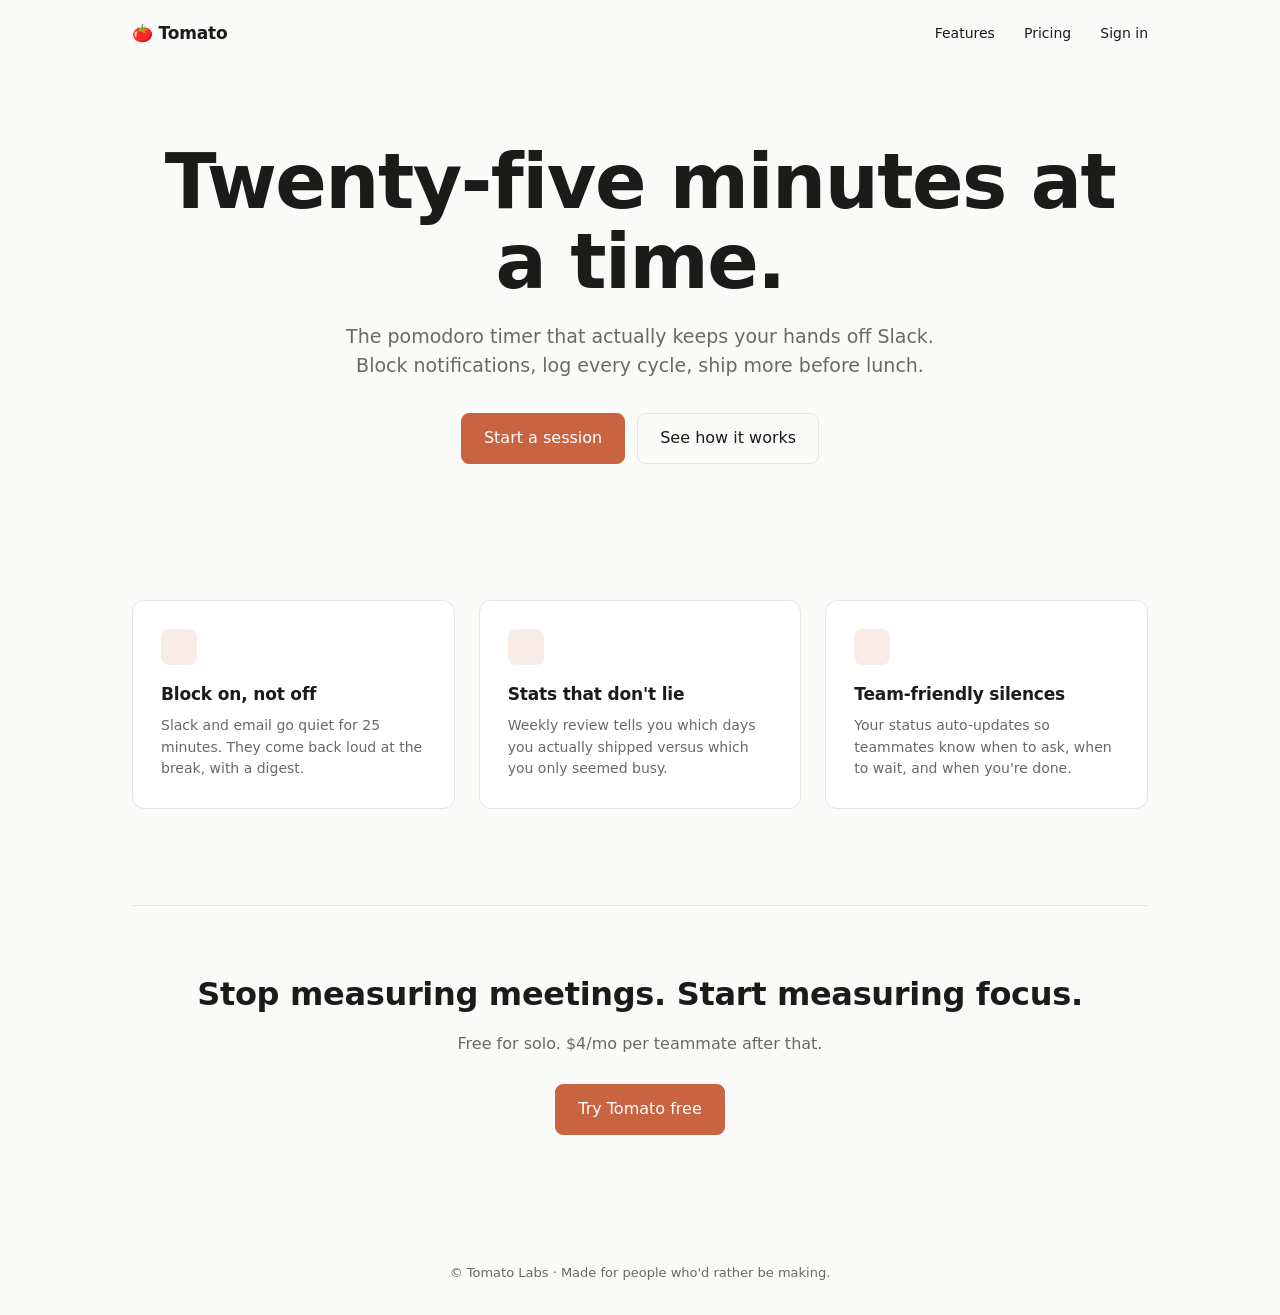
<file: .od-skills/web-prototype-a9e102eca2/example.html>
<!doctype html>
<html lang="en">
<head>
  <meta charset="utf-8" />
  <meta name="viewport" content="width=device-width, initial-scale=1" />
  <title>Tomato — focused work timer</title>
  <style>
    :root {
      --bg: #fafaf9; --fg: #1c1b1a; --muted: #6b6964; --border: #e6e4e0;
      --accent: #c96442; --surface: #ffffff;
    }
    * { box-sizing: border-box; }
    body { margin: 0; background: var(--bg); color: var(--fg); font: 16px/1.55 -apple-system, system-ui, sans-serif; }
    header, main, footer { max-width: 1080px; margin: 0 auto; padding: 0 32px; }
    header { display: flex; justify-content: space-between; align-items: center; padding-top: 20px; }
    .logo { font-weight: 600; font-size: 17px; letter-spacing: -0.01em; }
    nav a { color: var(--fg); text-decoration: none; margin-left: 24px; font-size: 14px; }
    nav a:hover { color: var(--accent); }
    .hero { padding: 96px 0 80px; text-align: center; }
    .hero h1 { font-size: clamp(44px, 6vw, 76px); line-height: 1.05; letter-spacing: -0.02em; margin: 0 0 20px; max-width: 18ch; margin-inline: auto; }
    .hero p { color: var(--muted); font-size: 19px; max-width: 52ch; margin: 0 auto 32px; }
    .cta { display: inline-flex; gap: 12px; }
    button { font: inherit; cursor: pointer; padding: 12px 22px; border-radius: 8px; }
    .btn-primary { background: var(--accent); color: white; border: 1px solid var(--accent); font-weight: 500; }
    .btn-secondary { background: transparent; color: var(--fg); border: 1px solid var(--border); }
    .features { display: grid; grid-template-columns: repeat(3, 1fr); gap: 24px; padding: 56px 0 96px; }
    @media (max-width: 720px) { .features { grid-template-columns: 1fr; } }
    .feature { padding: 28px; background: var(--surface); border: 1px solid var(--border); border-radius: 12px; }
    .feature .icon { width: 36px; height: 36px; border-radius: 8px; background: var(--accent); margin-bottom: 16px; opacity: 0.12; }
    .feature h3 { margin: 0 0 8px; font-size: 17px; letter-spacing: -0.01em; }
    .feature p { margin: 0; color: var(--muted); font-size: 14px; }
    .closing { padding: 64px 0 96px; text-align: center; border-top: 1px solid var(--border); }
    .closing h2 { font-size: 32px; margin: 0 0 12px; letter-spacing: -0.01em; }
    .closing p { color: var(--muted); margin: 0 0 28px; }
    footer { padding: 32px; color: var(--muted); font-size: 13px; text-align: center; }
  </style>
</head>
<body>
  <header data-od-id="topnav">
    <span class="logo">🍅 Tomato</span>
    <nav>
      <a href="#features">Features</a>
      <a href="#pricing">Pricing</a>
      <a href="#login">Sign in</a>
    </nav>
  </header>
  <main>
    <section class="hero" data-od-id="hero">
      <h1>Twenty-five minutes at a time.</h1>
      <p>The pomodoro timer that actually keeps your hands off Slack. Block notifications, log every cycle, ship more before lunch.</p>
      <div class="cta">
        <button class="btn-primary">Start a session</button>
        <button class="btn-secondary">See how it works</button>
      </div>
    </section>
    <section class="features" id="features">
      <div class="feature" data-od-id="feature-block">
        <div class="icon"></div>
        <h3>Block on, not off</h3>
        <p>Slack and email go quiet for 25 minutes. They come back loud at the break, with a digest.</p>
      </div>
      <div class="feature" data-od-id="feature-stats">
        <div class="icon"></div>
        <h3>Stats that don't lie</h3>
        <p>Weekly review tells you which days you actually shipped versus which you only seemed busy.</p>
      </div>
      <div class="feature" data-od-id="feature-team">
        <div class="icon"></div>
        <h3>Team-friendly silences</h3>
        <p>Your status auto-updates so teammates know when to ask, when to wait, and when you're done.</p>
      </div>
    </section>
    <section class="closing" data-od-id="closing">
      <h2>Stop measuring meetings. Start measuring focus.</h2>
      <p>Free for solo. $4/mo per teammate after that.</p>
      <button class="btn-primary">Try Tomato free</button>
    </section>
  </main>
  <footer>© Tomato Labs · Made for people who'd rather be making.</footer>
</body>
</html>
</file>
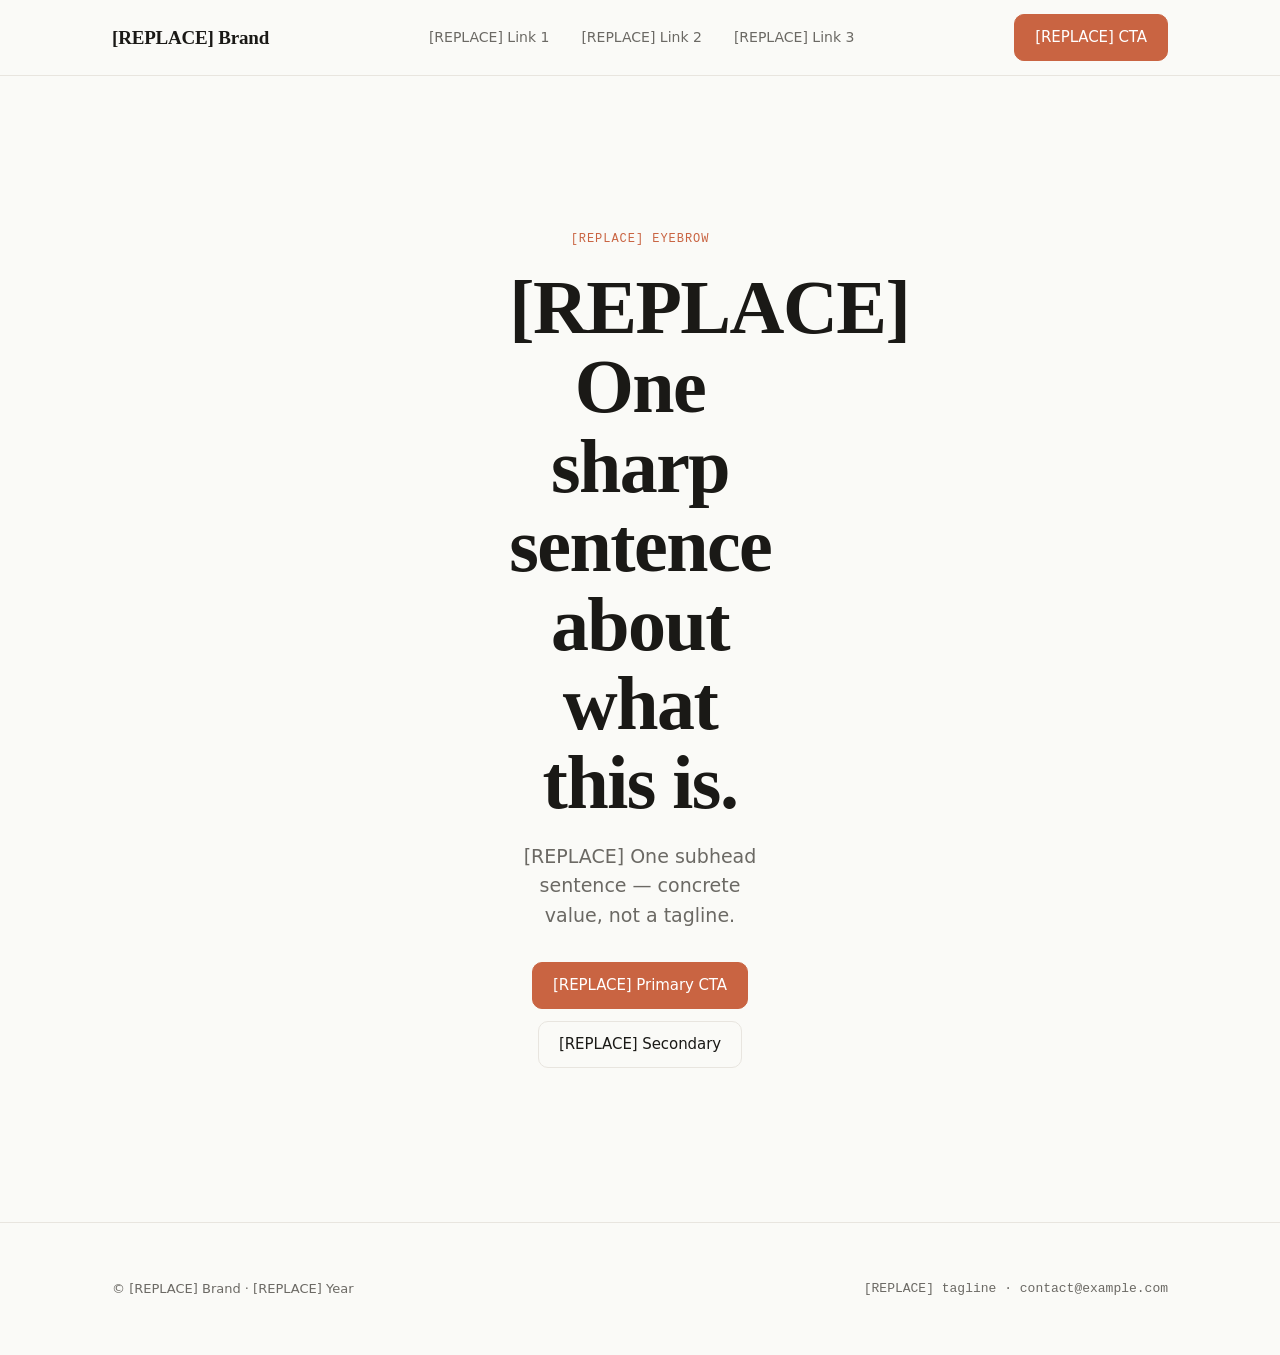
<file: .od-skills/web-prototype-a9e102eca2/assets/template.html>
<!doctype html>
<!--
  OD web-prototype seed.

  Copy this file to <project>/index.html, then fill `<main id="content">` by
  pasting blocks from `references/layouts.md`. Every class referenced in
  layouts.md is defined here — DO NOT remove unused ones unless you also
  remove their callers, and DO NOT invent new global classes (use inline
  style="…" for one-off tweaks).

  Theme tokens at the top of `<style>` are the *only* place to set palette
  and type. They map cleanly onto a DESIGN.md — when an active design system
  is injected, swap these six variables and everything reflows.
-->
<html lang="en">
<head>
  <meta charset="utf-8" />
  <meta name="viewport" content="width=device-width, initial-scale=1" />
  <title>[REPLACE] Page title · brand</title>
  <style>
    /* ─── tokens ─────────────────────────────────────────────────────────
       Six variables. Bind them to the active DESIGN.md and stop.
       Do not introduce raw hex anywhere else in this file. */
    :root {
      --bg:      #fafaf7;   /* page background — never #fff */
      --surface: #ffffff;   /* cards, modals, raised areas */
      --fg:      #1a1916;   /* primary text — never #000 */
      --muted:   #6b6964;   /* secondary text, captions */
      --border:  #e8e5df;   /* hairlines, dividers */
      --accent:  #c96442;   /* one accent — used at most 2× per screen */

      /* derived — do not change */
      --accent-soft: color-mix(in oklch, var(--accent) 14%, transparent);
      --fg-soft:     color-mix(in oklch, var(--fg) 6%, transparent);

      /* type — display = serif (default), body = sans, mono for numerics */
      --font-display: 'Iowan Old Style', 'Charter', Georgia, 'Times New Roman', serif;
      --font-body:    -apple-system, BlinkMacSystemFont, 'Segoe UI', system-ui, sans-serif;
      --font-mono:    ui-monospace, 'JetBrains Mono', 'SF Mono', Menlo, monospace;

      /* scale — clamp() so it works at 1280, 1440, 1920 without media queries */
      --fs-h1: clamp(44px, 6vw, 76px);
      --fs-h2: clamp(32px, 4vw, 48px);
      --fs-h3: 22px;
      --fs-lead: 19px;
      --fs-body: 16px;
      --fs-meta: 13px;

      /* spacing — 8-point grid */
      --gap-xs: 8px;
      --gap-sm: 12px;
      --gap-md: 20px;
      --gap-lg: 32px;
      --gap-xl: 56px;
      --gap-2xl: 96px;
      --container: 1120px;
      --gutter: 32px;

      --radius: 10px;
      --radius-lg: 16px;
    }

    /* ─── reset & base ──────────────────────────────────────────────── */
    *, *::before, *::after { box-sizing: border-box; }
    html { -webkit-text-size-adjust: 100%; }
    body {
      margin: 0;
      background: var(--bg);
      color: var(--fg);
      font-family: var(--font-body);
      font-size: var(--fs-body);
      line-height: 1.55;
      text-rendering: optimizeLegibility;
      -webkit-font-smoothing: antialiased;
    }
    img, svg { display: block; max-width: 100%; }
    a { color: inherit; text-decoration: none; }
    button { font: inherit; cursor: pointer; }
    p { text-wrap: pretty; }
    h1, h2, h3, h4 { text-wrap: balance; }

    /* ─── layout primitives ─────────────────────────────────────────── */
    .container {
      max-width: var(--container);
      margin-inline: auto;
      padding-inline: var(--gutter);
    }
    .section {
      padding-block: clamp(48px, 8vw, var(--gap-2xl));
    }
    .section + .section { border-top: 1px solid var(--border); }
    .stack { display: flex; flex-direction: column; }
    .stack > * + * { margin-top: var(--gap-md); }
    .row { display: flex; align-items: center; gap: var(--gap-md); }
    .row-between { display: flex; align-items: center; justify-content: space-between; gap: var(--gap-md); }
    .grid-2 { display: grid; grid-template-columns: repeat(2, 1fr); gap: var(--gap-lg); }
    .grid-3 { display: grid; grid-template-columns: repeat(3, 1fr); gap: var(--gap-lg); }
    .grid-4 { display: grid; grid-template-columns: repeat(4, 1fr); gap: var(--gap-md); }
    .grid-2-1 { display: grid; grid-template-columns: 2fr 1fr; gap: var(--gap-xl); align-items: start; }
    .grid-1-2 { display: grid; grid-template-columns: 1fr 2fr; gap: var(--gap-xl); align-items: start; }
    @media (max-width: 920px) {
      .grid-2, .grid-3, .grid-4, .grid-2-1, .grid-1-2 { grid-template-columns: 1fr; }
    }

    /* ─── type ──────────────────────────────────────────────────────── */
    .h1, h1 { font-family: var(--font-display); font-size: var(--fs-h1); line-height: 1.04; letter-spacing: -0.02em; margin: 0; }
    .h2, h2 { font-family: var(--font-display); font-size: var(--fs-h2); line-height: 1.1; letter-spacing: -0.015em; margin: 0; }
    .h3, h3 { font-size: var(--fs-h3); font-weight: 600; line-height: 1.3; letter-spacing: -0.005em; margin: 0; }
    .lead   { font-size: var(--fs-lead); line-height: 1.55; color: var(--muted); max-width: 60ch; margin: 0; }
    .eyebrow {
      font-family: var(--font-mono);
      font-size: 12px;
      letter-spacing: 0.08em;
      text-transform: uppercase;
      color: var(--accent);
      margin: 0 0 var(--gap-md);
    }
    .meta { font-family: var(--font-mono); font-size: var(--fs-meta); color: var(--muted); }
    .num  { font-family: var(--font-mono); font-variant-numeric: tabular-nums; }

    /* ─── chrome: nav + footer ──────────────────────────────────────── */
    .topnav {
      position: sticky; top: 0; z-index: 10;
      background: color-mix(in oklch, var(--bg) 92%, transparent);
      backdrop-filter: blur(12px);
      border-bottom: 1px solid var(--border);
    }
    .topnav-inner { display: flex; align-items: center; justify-content: space-between; padding-block: 14px; }
    .topnav .logo { font-family: var(--font-display); font-size: 19px; font-weight: 600; letter-spacing: -0.01em; }
    .topnav nav { display: flex; gap: var(--gap-lg); }
    .topnav nav a { font-size: 14px; color: var(--muted); }
    .topnav nav a:hover { color: var(--fg); }
    .pagefoot { padding-block: var(--gap-xl); color: var(--muted); font-size: 13px; border-top: 1px solid var(--border); }
    .pagefoot .row-between { flex-wrap: wrap; gap: var(--gap-md); }

    /* ─── buttons ───────────────────────────────────────────────────── */
    .btn {
      display: inline-flex; align-items: center; gap: 8px;
      padding: 11px 20px;
      border-radius: var(--radius);
      border: 1px solid transparent;
      font-size: 15px;
      font-weight: 500;
      letter-spacing: -0.005em;
      transition: transform 0.05s ease, background 0.15s ease, border-color 0.15s ease;
    }
    .btn:active { transform: translateY(1px); }
    .btn-primary { background: var(--accent); color: var(--surface); border-color: var(--accent); }
    .btn-primary:hover { background: color-mix(in oklch, var(--accent) 88%, black); }
    .btn-secondary { background: transparent; color: var(--fg); border-color: var(--border); }
    .btn-secondary:hover { border-color: var(--fg); }
    .btn-ghost { background: transparent; color: var(--fg); border-color: transparent; padding-inline: 8px; }
    .btn-ghost:hover { color: var(--accent); }
    .btn-arrow::after { content: '→'; transition: transform 0.15s ease; }
    .btn-arrow:hover::after { transform: translateX(2px); }

    /* ─── card / surface ────────────────────────────────────────────── */
    .card {
      background: var(--surface);
      border: 1px solid var(--border);
      border-radius: var(--radius-lg);
      padding: 28px;
    }
    .card-flat { background: transparent; border: 0; padding: 0; }
    .card-rule { background: transparent; border: 0; border-top: 1px solid var(--fg); padding: 24px 0 0; border-radius: 0; }

    /* ─── feature cell (icon + h3 + p) ──────────────────────────────── */
    .feature .feature-mark {
      width: 36px; height: 36px;
      display: grid; place-items: center;
      border: 1px solid var(--border);
      border-radius: 10px;
      color: var(--accent);
      margin-bottom: var(--gap-md);
    }
    .feature .feature-mark svg { width: 18px; height: 18px; }
    .feature h3 { margin-bottom: 6px; }
    .feature p  { margin: 0; color: var(--muted); font-size: 15px; }

    /* ─── stat (big number + label) ─────────────────────────────────── */
    .stat .stat-num {
      font-family: var(--font-display);
      font-size: clamp(56px, 8vw, 96px);
      line-height: 0.95;
      letter-spacing: -0.04em;
      color: var(--accent);
      font-weight: 600;
    }
    .stat .stat-label { color: var(--muted); font-size: 14px; margin-top: 8px; max-width: 24ch; }
    .stat .stat-unit  { font-size: 0.5em; opacity: 0.7; margin-left: 2px; }

    /* ─── quote / testimonial ───────────────────────────────────────── */
    .quote {
      font-family: var(--font-display);
      font-size: clamp(24px, 2.6vw, 32px);
      line-height: 1.32;
      letter-spacing: -0.01em;
      max-width: 28ch;
    }
    .quote-author { color: var(--muted); font-size: 14px; margin-top: var(--gap-md); }
    .quote-mark   {
      font-family: var(--font-display);
      font-size: 140px; line-height: 0.7;
      color: var(--accent); opacity: 0.18;
      margin-bottom: -28px;
    }

    /* ─── pill / badge / tag ────────────────────────────────────────── */
    .pill {
      display: inline-flex; align-items: center; gap: 6px;
      padding: 4px 10px;
      background: var(--accent-soft);
      color: var(--accent);
      border-radius: 999px;
      font-family: var(--font-mono);
      font-size: 11px;
      letter-spacing: 0.04em;
      text-transform: uppercase;
    }
    .tag {
      display: inline-flex; align-items: center;
      padding: 4px 10px;
      background: transparent;
      color: var(--muted);
      border: 1px solid var(--border);
      border-radius: 999px;
      font-size: 12px;
    }

    /* ─── form field ────────────────────────────────────────────────── */
    .field { display: flex; flex-direction: column; gap: 6px; }
    .field label { font-size: 13px; color: var(--muted); }
    .input, .textarea {
      width: 100%;
      padding: 11px 14px;
      border: 1px solid var(--border);
      border-radius: var(--radius);
      background: var(--surface);
      color: var(--fg);
      font: inherit;
      font-size: 15px;
    }
    .input:focus, .textarea:focus {
      outline: 2px solid var(--accent-soft);
      border-color: var(--accent);
    }
    .textarea { min-height: 96px; resize: vertical; line-height: 1.55; }

    /* ─── table (data-style, no chrome) ─────────────────────────────── */
    .ds-table { width: 100%; border-collapse: collapse; font-size: 14px; }
    .ds-table th, .ds-table td { padding: 12px 14px; text-align: left; border-bottom: 1px solid var(--border); }
    .ds-table th { color: var(--muted); font-weight: 500; font-family: var(--font-mono); font-size: 12px; letter-spacing: 0.04em; text-transform: uppercase; }
    .ds-table tbody tr:hover { background: var(--fg-soft); }
    .ds-table .num-col { font-family: var(--font-mono); font-variant-numeric: tabular-nums; text-align: right; }

    /* ─── image placeholder (DS-tinted block, never broken <img>) ──── */
    .ph-img {
      background:
        linear-gradient(135deg, var(--accent-soft), var(--fg-soft)),
        var(--surface);
      border: 1px solid var(--border);
      border-radius: var(--radius-lg);
      aspect-ratio: 16 / 10;
      display: grid; place-items: center;
      color: var(--muted);
      font-family: var(--font-mono);
      font-size: 12px;
      letter-spacing: 0.04em;
    }
    .ph-img.square    { aspect-ratio: 1 / 1; }
    .ph-img.portrait  { aspect-ratio: 3 / 4; }
    .ph-img.wide      { aspect-ratio: 16 / 9; }

    /* ─── divider ───────────────────────────────────────────────────── */
    .rule  { border: 0; border-top: 1px solid var(--border); margin: 0; }
    .rule-strong { border: 0; border-top: 1px solid var(--fg); margin: 0; }

    /* ─── hero variants used by layouts.md ──────────────────────────── */
    .hero          { padding-block: clamp(80px, 12vw, 160px); }
    .hero-center   { text-align: center; max-width: 32ch; margin-inline: auto; }
    .hero h1       { margin-bottom: var(--gap-md); }
    .hero .lead    { margin-bottom: var(--gap-lg); }
    .hero-cta      { display: inline-flex; gap: var(--gap-sm); flex-wrap: wrap; }
    .hero-center .hero-cta { justify-content: center; }
    .hero-split    { display: grid; grid-template-columns: 1fr 1fr; gap: var(--gap-2xl); align-items: center; }
    @media (max-width: 920px) { .hero-split { grid-template-columns: 1fr; } }

    /* ─── log row (newsletter, blog list, changelog) ────────────────── */
    .log-row { display: grid; grid-template-columns: 120px 1fr 100px; gap: var(--gap-lg); padding: 22px 0; border-top: 1px solid var(--border); align-items: baseline; }
    .log-row .meta { color: var(--muted); }
    .log-row h3 { font-size: 19px; }
    .log-row .pull { text-align: right; }
  </style>
</head>
<body>
  <header class="topnav" data-od-id="topnav">
    <div class="container topnav-inner">
      <span class="logo">[REPLACE] Brand</span>
      <nav>
        <a href="#">[REPLACE] Link 1</a>
        <a href="#">[REPLACE] Link 2</a>
        <a href="#">[REPLACE] Link 3</a>
      </nav>
      <button class="btn btn-primary">[REPLACE] CTA</button>
    </div>
  </header>

  <main id="content">
    <!--
      ┌─────────────────────────────────────────────────────────────────┐
      │  PASTE LAYOUTS FROM references/layouts.md HERE.                │
      │  ► Each layout block is a self-contained `<section>` —         │
      │    drop in 3–6 of them per page.                                │
      │  ► Always lead with one hero (Layout 1 or 2).                   │
      │  ► End with a CTA strip + footer (Layout 6 / footer below).     │
      └─────────────────────────────────────────────────────────────────┘
    -->
    <section class="section hero" data-od-id="hero">
      <div class="container hero-center">
        <p class="eyebrow">[REPLACE] Eyebrow</p>
        <h1>[REPLACE] One sharp sentence about what this is.</h1>
        <p class="lead">[REPLACE] One subhead sentence — concrete value, not a tagline.</p>
        <div class="hero-cta">
          <button class="btn btn-primary">[REPLACE] Primary CTA</button>
          <button class="btn btn-secondary">[REPLACE] Secondary</button>
        </div>
      </div>
    </section>
  </main>

  <footer class="pagefoot" data-od-id="footer">
    <div class="container row-between">
      <span>© [REPLACE] Brand · [REPLACE] Year</span>
      <span class="meta">[REPLACE] tagline · contact@example.com</span>
    </div>
  </footer>
</body>
</html>
</file>
